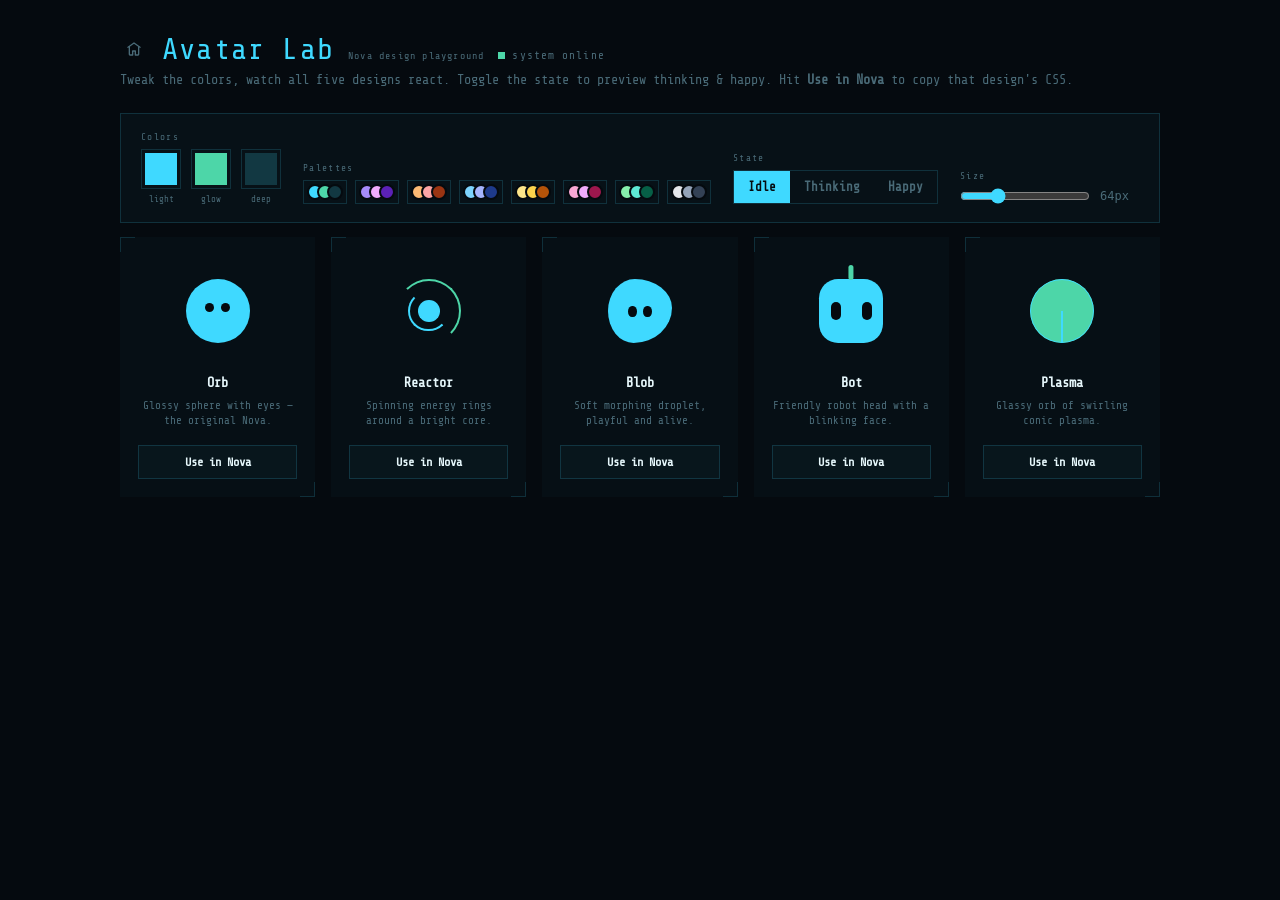
<file: avatar-lab.html>
<!DOCTYPE html>
<html lang="en">
<head>
<meta charset="UTF-8" />
<meta name="viewport" content="width=device-width, initial-scale=1.0" />
<title>Avatar Lab · Nova</title>
<link rel="stylesheet" href="hud-theme.css">
<!-- ============================================================
 * AVATAR LAB — local playground for the Nova avatar.
 * Pick colors, try 5 designs, preview idle / thinking / happy,
 * then "Use in Nova" copies the exact CSS for that design.
 * Pure HTML/CSS/JS, no build step. Serve locally and open.
 * ============================================================ -->
<style>
* { box-sizing: border-box; margin: 0; padding: 0; }
:root {
  --c1: #3fd9ff;   /* primary / light */
  --c2: #4dd6a8;   /* secondary / glow */
  --c3: #123842;   /* deep / shadow   */
  --bg: #050a0f; --fg: #e6f7fb; --muted: #4a6b78; --line: rgba(63,217,255,.16);
}
html, body { background: var(--bg); }
body { font-family: var(--hud-font); color: var(--fg); min-height: 100vh; }

.shell { max-width: 1080px; margin: 0 auto; padding: 32px 20px 80px; }
header { display: flex; align-items: baseline; gap: 14px; margin-bottom: 6px; flex-wrap: wrap; }
.back-link { display: inline-flex; align-items: center; justify-content: center; align-self: center; width: 28px; height: 28px; flex-shrink: 0; color: var(--muted); text-decoration: none; transition: color 0.15s; }
.back-link:hover { color: var(--c1); }
.back-link svg { width: 16px; height: 16px; display: block; }
header h1 { font-family: var(--hud-font); font-style: normal; font-weight: 500; font-size: 30px; letter-spacing: 0.04em; color: var(--c1); }
header .role { font-family: var(--hud-font); font-size: 10px; letter-spacing: .12em; color: var(--muted); }
.sub { color: var(--muted); font-size: 13.5px; margin-bottom: 26px; }

/* ---------- control bar ---------- */
.controls { display: flex; flex-wrap: wrap; gap: 22px; align-items: flex-end;
  background: rgba(63,217,255,.03); border: 1px solid var(--line); border-radius: 0; padding: 18px 20px; margin-bottom: 14px; }
.ctl { display: flex; flex-direction: column; gap: 7px; }
.ctl > label { font-family: var(--hud-font); font-size: 9.5px; letter-spacing: .14em; color: var(--muted); }
.swatches { display: flex; gap: 10px; }
.swatch { display: flex; flex-direction: column; align-items: center; gap: 5px; }
.swatch input[type=color] { width: 40px; height: 40px; padding: 0; border: 1px solid var(--line); border-radius: 0; background: none; cursor: pointer; }
.swatch input[type=color]::-webkit-color-swatch-wrapper { padding: 3px; }
.swatch input[type=color]::-webkit-color-swatch { border: none; border-radius: 0; }
.swatch span { font-size: 9px; color: var(--muted); font-family: var(--hud-font); }

.seg { display: inline-flex; border: 1px solid var(--line); border-radius: 0; overflow: hidden; }
.seg button { border: 0; background: transparent; color: var(--muted); padding: 9px 14px; cursor: pointer; font-size: 12.5px; font-weight: 600; font-family: var(--hud-font); }
.seg button.on { background: var(--c1); color: var(--bg); }

.presets { display: flex; flex-wrap: wrap; gap: 8px; }
.preset { border: 1px solid var(--line); border-radius: 0; padding: 6px; cursor: pointer; background: none; display: flex; gap: 0; align-items: center; }
.preset i { width: 16px; height: 16px; border-radius: 50%; display: block; margin: -3px; border: 2px solid var(--bg); }
.preset:hover { border-color: var(--c1); }

.sizebar { display: flex; align-items: center; gap: 10px; }
.sizebar input[type=range] { accent-color: var(--c1); width: 130px; }

/* ---------- gallery ---------- */
.grid { display: grid; grid-template-columns: repeat(auto-fill, minmax(190px, 1fr)); gap: 16px; }
.card { position: relative; background: rgba(63,217,255,.025); border: none; border-radius: 0;
  padding: 26px 18px 18px; display: flex; flex-direction: column; align-items: center; gap: 16px; min-height: 230px; transition: background .2s, transform .2s; }
.card::before, .card::after { content: ''; position: absolute; width: 14px; height: 14px; pointer-events: none; transition: border-color .2s; }
.card::before { top: 0; left: 0; border-top: 1px solid var(--line); border-left: 1px solid var(--line); }
.card::after { bottom: 0; right: 0; border-bottom: 1px solid var(--line); border-right: 1px solid var(--line); }
.card:hover { background: rgba(63,217,255,.05); transform: translateY(-2px); }
.card:hover::before { border-color: var(--c1); }
.card:hover::after { border-color: var(--c1); }
.stage { height: 96px; display: flex; align-items: center; justify-content: center; }
.card .name { font-size: 13.5px; font-weight: 600; }
.card .desc { font-size: 11px; color: var(--muted); text-align: center; line-height: 1.4; margin-top: -8px; }
.use { margin-top: auto; border: 1px solid var(--line); background: rgba(63,217,255,.03); color: var(--fg);
  font-size: 12px; font-weight: 600; padding: 9px 0; width: 100%; border-radius: 0; cursor: pointer; transition: .15s; font-family: var(--hud-font); }
.use:hover { background: var(--c1); color: var(--bg); border-color: var(--c1); }
.use.copied { background: var(--c1); color: var(--bg); border-color: var(--c1); }

/* ============================================================
   AVATAR DESIGNS — all driven by --c1 / --c2 / --c3.
   Container <div class="av av--N" data-state="idle|think|happy">
   sized by --s (px). States toggled by data-state on the body.
   ============================================================ */
.av { --s: 64px; width: var(--s); height: var(--s); position: relative; flex-shrink: 0; }

/* 1 · ORB — the original Nova orb (flat fill, no glow) */
.av--orb { border-radius: 50%;
  background: var(--c1);
  animation: floatY 4s ease-in-out infinite; }
.av--orb::before, .av--orb::after { content:''; position:absolute; top:38%; width:14%; height:14%; border-radius:50%;
  background:var(--bg); transition:height .15s; }
.av--orb::before { left:30%; } .av--orb::after { right:30%; }
[data-state=think] .av--orb { animation: floatY 1.1s ease-in-out infinite, glowPulse 1.1s ease-in-out infinite; }
[data-state=happy] .av--orb::before, [data-state=happy] .av--orb::after { height:6%; border-radius:0 0 9px 9px; }

/* 2 · REACTOR — spinning ring segments (border trick, no conic-gradient) round a core */
.av--reactor { display:grid; place-items:center; animation: floatY 4.5s ease-in-out infinite; }
.av--reactor::before { content:''; position:absolute; inset:0; border-radius:50%;
  border: 2px solid transparent; border-top-color: var(--c2); border-right-color: var(--c2);
  animation: spin 6s linear infinite; }
.av--reactor::after { content:''; position:absolute; inset:18%; border-radius:50%;
  border: 2px solid transparent; border-bottom-color: var(--c1); border-left-color: var(--c1);
  animation: spin 3.4s linear infinite reverse; }
.av--reactor i { width:34%; height:34%; border-radius:50%; z-index:1;
  background: var(--c1); }
[data-state=think] .av--reactor::before { animation-duration: 1.6s; }
[data-state=think] .av--reactor::after { animation-duration: 1s; }
[data-state=happy] .av--reactor i { animation: pop .5s ease; }

/* 3 · BLOB — morphing droplet with eyes (flat fill, no glow) */
.av--blob { background: var(--c1);
  border-radius: 42% 58% 60% 40% / 50% 45% 55% 50%;
  animation: morph 6s ease-in-out infinite, floatY 5s ease-in-out infinite; }
.av--blob::before, .av--blob::after { content:''; position:absolute; top:42%; width:13%; height:18%; border-radius:50%;
  background:var(--bg); transition:height .15s; }
.av--blob::before { left:32%; } .av--blob::after { right:32%; }
[data-state=think] .av--blob { animation: morph 1.8s ease-in-out infinite, floatY 1.4s ease-in-out infinite; }
[data-state=happy] .av--blob::before, [data-state=happy] .av--blob::after { height:7%; top:46%; border-radius:0 0 8px 8px; }

/* 4 · BOT — friendly robot head (flat fill, no glow) */
.av--bot { border-radius: 30%;
  background: var(--c1); animation: floatY 4s ease-in-out infinite; }
.av--bot::before { content:''; position:absolute; left:50%; top:-22%; transform:translateX(-50%);
  width:8%; height:24%; background:var(--c2); border-radius:99px; }
.av--bot .face { position:absolute; inset:24% 18%; display:flex; align-items:center; justify-content:space-between; }
.av--bot .face b { width:24%; height:55%; border-radius:99px; background:var(--bg); transition:.15s; animation: blink 4.2s infinite; }
[data-state=think] .av--bot .face b { animation: blink 1.1s infinite; }
[data-state=happy] .av--bot .face b { height:24%; border-radius:0 0 99px 99px; }

/* 5 · PLASMA — rotating radar sweep on a flat disc (no conic-gradient/blur) */
.av--plasma { border-radius:50%; overflow:hidden; isolation:isolate;
  background: var(--c2);
  animation: floatY 4.5s ease-in-out infinite; }
.av--plasma::before { content:''; position:absolute; inset:0; border-radius:50%;
  border: 1px solid var(--c1); }
.av--plasma::after { content:''; position:absolute; left:50%; top:50%; width:2px; height:48%;
  background: var(--c1); transform-origin: top; transform: translateX(-50%) rotate(0deg);
  animation: spin 7s linear infinite; }
[data-state=think] .av--plasma::after { animation-duration: 1.8s; }
[data-state=happy] .av--plasma { animation: floatY 4.5s ease-in-out infinite, pop .5s ease; }

/* ---------- shared keyframes ---------- */
@keyframes floatY { 0%,100%{ transform: translateY(0) } 50%{ transform: translateY(-7px) } }
@keyframes glowPulse { 0%,100%{ opacity: 1 } 50%{ opacity: .6 } }
@keyframes spin { to { transform: rotate(360deg) } }
@keyframes morph {
  0%,100%{ border-radius: 42% 58% 60% 40% / 50% 45% 55% 50% }
  33%{ border-radius: 60% 40% 45% 55% / 55% 55% 45% 45% }
  66%{ border-radius: 45% 55% 55% 45% / 42% 58% 42% 58% } }
@keyframes blink { 0%,92%,100%{ transform: scaleY(1) } 96%{ transform: scaleY(.1) } }
@keyframes pop { 0%{ transform: scale(1) } 40%{ transform: scale(1.18) } 100%{ transform: scale(1) } }

.toast { position: fixed; left: 50%; bottom: 26px; transform: translateX(-50%) translateY(20px);
  background: var(--c1); color: var(--bg); font-weight: 700; font-size: 13px; padding: 11px 20px; border-radius: 0;
  opacity: 0; pointer-events: none; transition: .25s; }
.toast.show { opacity: 1; transform: translateX(-50%) translateY(0); }

@media (max-width: 560px){ .controls { gap: 16px; } }
</style>
</head>
<body class="hud-grid" data-state="idle">
  <div class="shell">
    <header>
      <a href="index.html" class="back-link" aria-label="Back to main dashboard">
        <svg viewBox="0 0 24 24" fill="none" stroke="currentColor" stroke-width="2" stroke-linecap="round" stroke-linejoin="round"><path d="M3 9.5 12 3l9 6.5"/><path d="M5 8.5V20a1 1 0 0 0 1 1h4v-6h4v6h4a1 1 0 0 0 1-1V8.5"/></svg>
      </a>
      <h1>Avatar Lab</h1><span class="role">Nova design playground</span>
      <span class="hud-status"><span class="hud-status-dot"></span><span>system online</span></span>
    </header>
    <p class="sub">Tweak the colors, watch all five designs react. Toggle the state to preview thinking & happy. Hit <b>Use in Nova</b> to copy that design's CSS.</p>

    <div class="controls">
      <div class="ctl">
        <label>Colors</label>
        <div class="swatches">
          <div class="swatch"><input id="c1" type="color" value="#3fd9ff"><span>light</span></div>
          <div class="swatch"><input id="c2" type="color" value="#4dd6a8"><span>glow</span></div>
          <div class="swatch"><input id="c3" type="color" value="#123842"><span>deep</span></div>
        </div>
      </div>

      <div class="ctl">
        <label>Palettes</label>
        <div class="presets" id="presets"></div>
      </div>

      <div class="ctl">
        <label>State</label>
        <div class="seg" id="stateSeg">
          <button data-state="idle" class="on">Idle</button>
          <button data-state="think">Thinking</button>
          <button data-state="happy">Happy</button>
        </div>
      </div>

      <div class="ctl">
        <label>Size</label>
        <div class="sizebar"><input id="size" type="range" min="44" max="120" value="64"><span id="sizeVal" style="font-size:12px;color:var(--muted);font-family:ui-monospace,monospace">64px</span></div>
      </div>
    </div>

    <div class="grid" id="grid"></div>
  </div>

  <div class="toast" id="toast">Copied!</div>

<script>
(function(){
  const root = document.documentElement;
  const body = document.body;

  const DESIGNS = [
    { id:'orb',     name:'Orb',     desc:'Glossy sphere with eyes — the original Nova.', html:'' },
    { id:'reactor', name:'Reactor', desc:'Spinning energy rings around a bright core.',   html:'<i></i>' },
    { id:'blob',    name:'Blob',    desc:'Soft morphing droplet, playful and alive.',     html:'' },
    { id:'bot',     name:'Bot',     desc:'Friendly robot head with a blinking face.',     html:'<div class="face"><b></b><b></b></div>' },
    { id:'plasma',  name:'Plasma',  desc:'Glassy orb of swirling conic plasma.',          html:'' },
  ];

  const PALETTES = [
    { c1:'#3fd9ff', c2:'#4dd6a8', c3:'#123842' }, // hud cyan (default)
    { c1:'#A78BFA', c2:'#F0ABFC', c3:'#5B21B6' }, // violet
    { c1:'#FDBA74', c2:'#FCA5A5', c3:'#9A3412' }, // sunset
    { c1:'#7DD3FC', c2:'#A5B4FC', c3:'#1E3A8A' }, // ocean
    { c1:'#FDE68A', c2:'#FCD34D', c3:'#B45309' }, // gold
    { c1:'#F9A8D4', c2:'#F0ABFC', c3:'#9D174D' }, // bubblegum
    { c1:'#86EFAC', c2:'#5EEAD4', c3:'#065F46' }, // emerald
    { c1:'#E5E7EB', c2:'#94A3B8', c3:'#334155' }, // graphite
  ];

  // build gallery
  const grid = document.getElementById('grid');
  DESIGNS.forEach(d => {
    const card = document.createElement('div');
    card.className = 'card';
    card.innerHTML =
      '<div class="stage"><div class="av av--'+d.id+'">'+d.html+'</div></div>' +
      '<div class="name">'+d.name+'</div>' +
      '<div class="desc">'+d.desc+'</div>' +
      '<button class="use" data-id="'+d.id+'">Use in Nova</button>';
    grid.appendChild(card);
  });

  // build palette chips
  const presets = document.getElementById('presets');
  PALETTES.forEach(p => {
    const b = document.createElement('button');
    b.className = 'preset'; b.title = 'Apply palette';
    b.innerHTML = '<i style="background:'+p.c1+'"></i><i style="background:'+p.c2+'"></i><i style="background:'+p.c3+'"></i>';
    b.addEventListener('click', () => applyPalette(p));
    presets.appendChild(b);
  });

  // colors
  const c1 = document.getElementById('c1'), c2 = document.getElementById('c2'), c3 = document.getElementById('c3');
  function syncColors(){ root.style.setProperty('--c1', c1.value); root.style.setProperty('--c2', c2.value); root.style.setProperty('--c3', c3.value); }
  [c1,c2,c3].forEach(el => el.addEventListener('input', syncColors));
  function applyPalette(p){ c1.value=p.c1; c2.value=p.c2; c3.value=p.c3; syncColors(); }
  syncColors();

  // size
  const size = document.getElementById('size'), sizeVal = document.getElementById('sizeVal');
  function syncSize(){ document.querySelectorAll('.av').forEach(a => a.style.setProperty('--s', size.value+'px')); sizeVal.textContent = size.value+'px'; }
  size.addEventListener('input', syncSize); syncSize();

  // state
  document.getElementById('stateSeg').addEventListener('click', e => {
    const btn = e.target.closest('button'); if (!btn) return;
    body.dataset.state = btn.dataset.state;
    document.querySelectorAll('#stateSeg button').forEach(b => b.classList.toggle('on', b === btn));
  });

  // ---- "Use in Nova": copy the chosen design's CSS, ready to paste ----
  const toast = document.getElementById('toast');
  function showToast(msg){ toast.textContent = msg; toast.classList.add('show'); setTimeout(()=>toast.classList.remove('show'), 1600); }

  function cssFor(id){
    const vars = `:root{\n  --c1: ${c1.value};\n  --c2: ${c2.value};\n  --c3: ${c3.value};\n}`;
    const sheet = document.styleSheets[0];
    const want = ['.av ', '.av--'+id, '@keyframes floatY','@keyframes glowPulse','@keyframes spin','@keyframes morph','@keyframes blink','@keyframes pop'];
    const rules = [];
    for (const r of sheet.cssRules){
      const t = r.cssText;
      if (t.startsWith('.av{') || t.startsWith('.av ')) { rules.push(t); continue; }
      if (t.includes('.av--'+id)) { rules.push(t); continue; }
      if (t.startsWith('@keyframes')) { rules.push(t); continue; }
    }
    return `/* Nova avatar · "${id}" design — paste into your stylesheet */\n${vars}\n\n` + rules.join('\n') +
      `\n\n<!-- markup -->\n<div class="av av--${id}" data-state="idle">${DESIGNS.find(d=>d.id===id).html}</div>`;
  }

  grid.addEventListener('click', async e => {
    const btn = e.target.closest('.use'); if (!btn) return;
    const css = cssFor(btn.dataset.id);
    try { await navigator.clipboard.writeText(css); } catch(_){
      const ta = document.createElement('textarea'); ta.value = css; document.body.appendChild(ta); ta.select(); document.execCommand('copy'); ta.remove();
    }
    btn.classList.add('copied'); btn.textContent = '✓ Copied CSS';
    setTimeout(()=>{ btn.classList.remove('copied'); btn.textContent = 'Use in Nova'; }, 1500);
    showToast(btn.dataset.id + ' CSS copied');
  });
})();
</script>
</body>
</html>
</file>
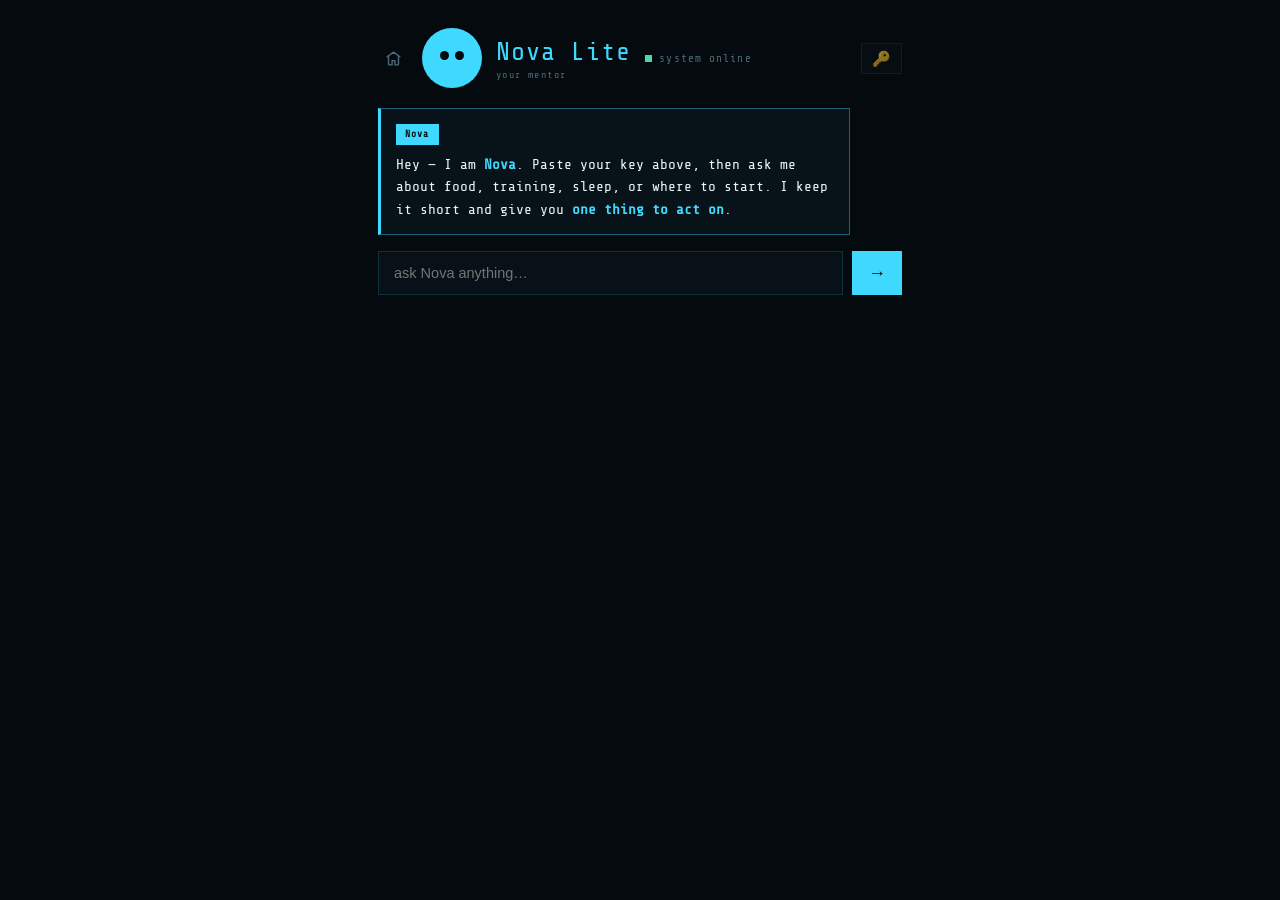
<file: nova-lite.html>
<!DOCTYPE html>
<html lang="en">
<head>
<meta charset="UTF-8" />
<meta name="viewport" content="width=device-width, initial-scale=1.0" />
<title>Nova Lite · AI Mentor</title>
<link rel="stylesheet" href="hud-theme.css">
<!-- ============================================================
 * NOVA LITE — a simple, drop-in AI mentor for ANY dashboard.
 * Single self-contained file. No backend, no build step.
 *
 * HOW IT WORKS (bring-your-own-key):
 *   • The viewer pastes their OWN Anthropic API key (stored only in
 *     their browser's localStorage — never sent anywhere but Anthropic).
 *   • Nova reads whatever the dashboard saved in localStorage for context.
 *   • Calls the Claude API directly from the browser using the
 *     `anthropic-dangerous-direct-browser-access` header.
 *
 * This is the lightweight version: a flat CSS orb (no 3D), basic chat.
 * The premium build (3D avatar, Spark voice scheduler, secure server
 * proxy, palettes) is the paid Patreon episode.
 * ============================================================ -->
<style>
* { box-sizing: border-box; margin: 0; padding: 0; }
:root { --accent: #3fd9ff; --accent-2: #4dd6a8; --bg: #050a0f; --fg: #e6f7fb; --muted: #4a6b78; --line: rgba(63,217,255,.16); }
html, body { background: var(--bg); }
body { font-family: var(--hud-font); color: var(--fg); min-height: 100vh; }

.wrap { max-width: 560px; margin: 0 auto; padding: 28px 18px 60px; }
.top { display: flex; align-items: center; gap: 14px; margin-bottom: 20px; }
.back-link { display: inline-flex; align-items: center; justify-content: center; width: 30px; height: 30px; flex-shrink: 0; color: var(--muted); text-decoration: none; transition: color 0.15s; }
.back-link:hover { color: var(--accent); }
.back-link svg { width: 17px; height: 17px; display: block; }
.key-toggle { margin-left: auto; border: 1px solid var(--line); background: rgba(63,217,255,.03); border-radius: 0; padding: 7px 10px; cursor: pointer; font-size: 15px; line-height: 1; opacity: .55; transition: opacity .15s; }
.key-toggle:hover { opacity: 1; }
.key-toggle.has-key { opacity: 1; border-color: var(--accent); }
.keypanel { display: none; }
.keypanel.open { display: block; }

/* ---- flat CSS orb avatar (lightweight, no Three.js) ---- */
.orb { width: 60px; height: 60px; border-radius: 50%; position: relative; flex-shrink: 0;
  background: var(--accent);
  animation: orbFloat 4s ease-in-out infinite; }
.orb::before, .orb::after { content: ''; position: absolute; top: 38%; width: 9px; height: 9px; border-radius: 50%;
  background: var(--bg); transition: height .15s; }
.orb::before { left: 30%; } .orb::after { right: 30%; }
.orb.think { animation: orbFloat 1.1s ease-in-out infinite, orbPulse 1.1s ease-in-out infinite; }
.orb.happy::before, .orb.happy::after { height: 4px; border-radius: 0 0 9px 9px; }
@keyframes orbFloat { 0%,100% { transform: translateY(0) } 50% { transform: translateY(-6px) } }
@keyframes orbPulse { 0%,100% { opacity: 1 } 50% { opacity: .55 } }

.title h1 { font-family: var(--hud-font); font-style: normal; font-size: 26px; font-weight: 500; letter-spacing: 0.04em; color: var(--accent); }
.title .role { font-family: var(--hud-font); font-size: 10px; letter-spacing: .14em; color: var(--muted); margin-top: 3px; }

/* ---- key setup ---- */
.keybar { display: flex; gap: 8px; margin-bottom: 16px; }
.keybar input { flex: 1; background: rgba(63,217,255,.03); border: 1px solid var(--line); color: var(--fg); border-radius: 0; padding: 11px 13px; font-size: 13px; outline: none; }
.keybar input:focus { border-color: var(--accent); }
.keybar button { border: 0; border-radius: 0; padding: 0 16px; cursor: pointer; color: var(--bg); background: var(--accent); font-weight: 600; font-size: 13px; }
.hint { font-size: 12px; color: var(--muted); line-height: 1.5; margin-bottom: 18px; }
.hint a { color: var(--accent-2); }
.hint.saved { color: var(--accent); }

/* ---- chat ---- */
.feed { display: flex; flex-direction: column; gap: 12px; margin-bottom: 16px; }
.msg { max-width: 90%; }
.msg.user { align-self: flex-end; }
.msg.coach { align-self: flex-start; width: 100%; }
.bubble { border-radius: 0; padding: 13px 15px; font-size: 14.5px; line-height: 1.55; }
.msg.user .bubble { background: rgba(63,217,255,.05); border: 1px solid var(--line); }
.msg.coach .bubble { background: rgba(63,217,255,.04); border: 1px solid color-mix(in srgb, var(--accent) 40%, transparent); border-left: 3px solid var(--accent); }
.tag { display: inline-block; margin-bottom: 9px; font-family: var(--hud-font); font-size: 9.5px; font-weight: 700; letter-spacing: .12em; color: var(--bg); background: var(--accent); padding: 3px 9px; border-radius: 0; }
.bubble b, .pill { color: var(--accent); font-weight: 700; }
.pill { background: color-mix(in srgb, var(--accent) 18%, transparent); padding: 1px 7px; border-radius: 0; font-weight: 600; }
.reply-list { margin: 6px 0 0; padding-left: 18px; display: grid; gap: 6px; }
.reply-list li { line-height: 1.45; }
.dots { display: inline-flex; gap: 5px; } .dots i { width: 6px; height: 6px; border-radius: 50%; background: var(--accent); opacity: .4; animation: d 1.2s ease-in-out infinite; }
.dots i:nth-child(2){animation-delay:.2s} .dots i:nth-child(3){animation-delay:.4s}
@keyframes d { 0%,100%{opacity:.35;transform:scale(1)} 50%{opacity:1;transform:scale(1.4)} }

.composer { display: flex; gap: 9px; }
.composer input { flex: 1; background: rgba(63,217,255,.03); border: 1px solid var(--line); color: var(--fg); border-radius: 0; padding: 13px 15px; font-size: 14.5px; outline: none; }
.composer input:focus { border-color: var(--accent); }
.composer button { width: 50px; border: 0; border-radius: 0; cursor: pointer; color: var(--bg); background: var(--accent); font-size: 18px; }
.composer button:active { transform: scale(.94); }
</style>
</head>
<body class="hud-grid">
  <div class="wrap">
    <div class="top">
      <a href="index.html" class="back-link" aria-label="Back to main dashboard">
        <svg viewBox="0 0 24 24" fill="none" stroke="currentColor" stroke-width="2" stroke-linecap="round" stroke-linejoin="round"><path d="M3 9.5 12 3l9 6.5"/><path d="M5 8.5V20a1 1 0 0 0 1 1h4v-6h4v6h4a1 1 0 0 0 1-1V8.5"/></svg>
      </a>
      <div class="orb" id="orb"></div>
      <div class="title"><h1>Nova Lite</h1><div class="role">your mentor</div></div>
      <span class="hud-status"><span class="hud-status-dot"></span><span>system online</span></span>
      <button id="keyToggle" class="key-toggle" aria-label="API key settings" title="API key">🔑</button>
    </div>

    <div class="keypanel" id="keypanel">
      <div class="keybar">
        <input id="keyInput" type="password" placeholder="paste your Anthropic API key (sk-ant-…)" autocomplete="off" />
        <button id="keySave">Save</button>
      </div>
      <div class="hint" id="hint">
        Your key is stored only in <b>this browser</b> and sent straight to Anthropic — never to us.
        Get one at <a href="https://console.anthropic.com/settings/keys" target="_blank" rel="noopener">console.anthropic.com</a>.
      </div>
    </div>

    <div class="feed" id="feed"></div>

    <div class="composer">
      <input id="chatInput" placeholder="ask Nova anything…" autocomplete="off" />
      <button id="send" aria-label="Send">→</button>
    </div>
  </div>

<script>
(function(){
  const KEY_LS = 'nova_lite_api_key';
  const feed = document.getElementById('feed');
  const input = document.getElementById('chatInput');
  const orb = document.getElementById('orb');
  const keyInput = document.getElementById('keyInput');
  const hint = document.getElementById('hint');
  const keypanel = document.getElementById('keypanel');
  const keyToggle = document.getElementById('keyToggle');
  keyToggle.addEventListener('click', () => keypanel.classList.toggle('open'));

  function esc(s){ return String(s).replace(/[&<>"]/g, c => ({'&':'&amp;','<':'&lt;','>':'&gt;','"':'&quot;'}[c])); }
  function setOrb(s){ orb.className = 'orb' + (s ? ' ' + s : ''); }

  // ---- key handling ----
  function savedKey(){ try { return localStorage.getItem(KEY_LS) || ''; } catch(e){ return ''; } }
  if (savedKey()) { hint.classList.add('saved'); hint.innerHTML = '✓ Key saved in this browser. Ask away.'; keyInput.placeholder = '•••• key saved ••••'; keyToggle.classList.add('has-key'); }
  document.getElementById('keySave').addEventListener('click', () => {
    const k = keyInput.value.trim();
    if (!k) return;
    try { localStorage.setItem(KEY_LS, k); } catch(e){}
    keyInput.value = ''; keyInput.placeholder = '•••• key saved ••••';
    hint.classList.add('saved'); hint.innerHTML = '✓ Key saved in this browser. Ask away.';
    keyToggle.classList.add('has-key');
    keypanel.classList.remove('open'); // tuck it away so it's not on screen
  });

  // ---- read whatever the dashboard stored (for context) ----
  function dashboardData(){
    const out = {};
    for (let i = 0; i < localStorage.length; i++){
      const k = localStorage.key(i);
      if (k === KEY_LS) continue; // never send the key as data
      try { out[k] = JSON.parse(localStorage.getItem(k)); } catch(e){ out[k] = localStorage.getItem(k); }
    }
    return out;
  }

  // ---- render: bullets + **pills** ----
  function inlineMarks(s){ return esc(s).replace(/\*\*(.+?)\*\*/g, '<span class="pill">$1</span>'); }
  function render(text){
    const lines = String(text).split(/\r?\n/).map(l => l.trim()).filter(Boolean);
    const items = [], loose = [];
    for (const l of lines){
      if (/^[-•*]\s+/.test(l)) items.push('<li>' + inlineMarks(l.replace(/^[-•*]\s+/, '')) + '</li>');
      else loose.push(inlineMarks(l));
    }
    let html = loose.join('<br>');
    if (items.length) html += (html ? '<br>' : '') + '<ul class="reply-list">' + items.join('') + '</ul>';
    return html;
  }
  function addUser(t){ const e = document.createElement('div'); e.className = 'msg user'; e.innerHTML = '<div class="bubble">' + esc(t) + '</div>'; feed.appendChild(e); scroll(); }
  function addCoach(html){ const e = document.createElement('div'); e.className = 'msg coach'; e.innerHTML = '<div class="bubble"><span class="tag">Nova</span><div>' + html + '</div></div>'; feed.appendChild(e); scroll(); return e; }
  function scroll(){ window.scrollTo(0, document.body.scrollHeight); }

  const SYS =
    "You are Nova, a personal mentor living inside the user's life-tracking dashboard. " +
    "You can see their saved data (food, water, gym, finance, sleep, goals, etc.). " +
    "Give honest, specific, encouraging guidance. " +
    "Answer in short bullet points starting with '- ', few words each, plain language. " +
    "Wrap key words and numbers in **double asterisks**. " +
    "End with one '- Do today:' bullet giving the single action. " +
    "Dashboard data as JSON:\n";

  let busy = false;
  async function ask(text){
    text = (text||'').trim(); if (!text || busy) return;
    const key = savedKey();
    if (!key){ addCoach('- Paste your **Anthropic API key** above first, then ask me again.'); return; }
    busy = true; addUser(text); input.value = '';
    setOrb('think');
    const loading = addCoach('<span class="dots"><i></i><i></i><i></i></span>');
    try {
      const res = await fetch('https://api.anthropic.com/v1/messages', {
        method: 'POST',
        headers: {
          'content-type': 'application/json',
          'x-api-key': key,
          'anthropic-version': '2023-06-01',
          'anthropic-dangerous-direct-browser-access': 'true',
        },
        body: JSON.stringify({
          model: 'claude-opus-4-8',
          max_tokens: 1024,
          system: SYS + JSON.stringify(dashboardData()),
          messages: [{ role: 'user', content: text }],
        }),
      });
      const json = await res.json();
      if (json.error){ loading.querySelector('div:last-child').innerHTML = render('- ' + (json.error.message || 'Something went wrong — check your API key.')); setOrb(''); busy = false; return; }
      const reply = (json.content && json.content[0] && json.content[0].text) || 'Hmm, no reply.';
      loading.querySelector('div:last-child').innerHTML = render(reply);
      setOrb('happy'); setTimeout(() => setOrb(''), 2500);
    } catch(e){
      loading.querySelector('div:last-child').innerHTML = render('- Could not reach Anthropic — check your connection and key.');
      setOrb('');
    }
    busy = false;
  }

  document.getElementById('send').addEventListener('click', () => ask(input.value));
  input.addEventListener('keydown', e => { if (e.key === 'Enter') ask(input.value); });

  addCoach('Hey — I am <b>Nova</b>. Paste your key above, then ask me about food, training, sleep, or where to start. I keep it short and give you <b>one thing to act on</b>.');
})();
</script>
</body>
</html>
</file>
<file: hud-theme.css>
/* =============================================================
   HUD theme — shared sci-fi/HUD visual layer for the dashboard.
   Link this after any page-specific <style> reset, then remap
   that page's own CSS custom properties (--bg, --text-1, --good,
   --warn, --bad, --info, --border, --font, etc.) to the tokens
   below so existing component rules pick up the new look without
   being rewritten one-by-one.
   ============================================================= */

@import url('https://fonts.googleapis.com/css2?family=Share+Tech+Mono&family=JetBrains+Mono:wght@400;500;700&display=swap');

:root {
  --hud-bg:      #050a0f;
  --hud-cyan:    #3fd9ff;   /* primary accent — sleep/health */
  --hud-amber:   #f0a83c;   /* secondary accent — warnings/HR */
  --hud-teal:    #4dd6a8;   /* tertiary accent — finance/positive */
  --hud-red:     #e0605c;   /* negative values */
  --hud-muted:   #4a6b78;   /* muted text/labels */
  --hud-text:    #e6f7fb;   /* main readable text */
  --hud-font:    'Share Tech Mono', 'JetBrains Mono', ui-monospace, monospace;
}

/* ----- base page ----- */
html, body {
  background: var(--hud-bg) !important;
  color: var(--hud-text);
  font-family: var(--hud-font);
}

/* Faint holographic grid — drawn with tiled SVG line art, not a
   CSS gradient fill, per the "no gradients" rule. */
body.hud-grid {
  position: relative;
}
body.hud-grid::before {
  content: '';
  position: fixed;
  inset: 0;
  z-index: -1;
  pointer-events: none;
  background-image: url("data:image/svg+xml,%3Csvg xmlns='http://www.w3.org/2000/svg' width='48' height='48' viewBox='0 0 48 48'%3E%3Cpath d='M48 0H0V48' fill='none' stroke='%233fd9ff' stroke-width='1' opacity='0.07'/%3E%3C/svg%3E");
  background-repeat: repeat;
}

/* ----- typography helpers ----- */
.hud-label {
  color: var(--hud-muted);
  letter-spacing: 0.14em;
  font-size: 11px;
  font-family: var(--hud-font);
}

/* ----- panel: angular bracket-corner frame instead of a box border ----- */
.hud-panel {
  position: relative;
  background: rgba(63, 217, 255, 0.03);
  border: none;
  border-radius: 0;
}
.hud-panel::before,
.hud-panel::after {
  content: '';
  position: absolute;
  width: 14px;
  height: 14px;
  pointer-events: none;
}
.hud-panel::before {
  top: 0;
  left: 0;
  border-top: 1px solid var(--hud-cyan);
  border-left: 1px solid var(--hud-cyan);
}
.hud-panel::after {
  bottom: 0;
  right: 0;
  border-bottom: 1px solid var(--hud-cyan);
  border-right: 1px solid var(--hud-cyan);
}
/* Color variants for the corner brackets, matched to the palette's
   semantic accents. Apply alongside .hud-panel. */
.hud-panel--amber::before, .hud-panel--amber::after { border-color: var(--hud-amber); }
.hud-panel--teal::before,  .hud-panel--teal::after  { border-color: var(--hud-teal); }
.hud-panel--red::before,   .hud-panel--red::after   { border-color: var(--hud-red); }
.hud-panel--muted::before, .hud-panel--muted::after { border-color: var(--hud-muted); }

/* ----- pulsing "system online" status dot ----- */
.hud-status {
  display: inline-flex;
  align-items: center;
  gap: 7px;
  font-family: var(--hud-font);
  font-size: 11px;
  letter-spacing: 0.1em;
  color: var(--hud-muted);
}
.hud-status-dot {
  width: 7px;
  height: 7px;
  background: var(--hud-teal);
  flex-shrink: 0;
  animation: hud-pulse 2.2s ease-in-out infinite;
}
@keyframes hud-pulse {
  0%, 100% { opacity: 1; }
  50%      { opacity: 0.25; }
}

/* ----- circular SVG ring gauge for a page's key metric ----- */
.hud-ring-wrap {
  position: relative;
  display: inline-flex;
  align-items: center;
  justify-content: center;
}
.hud-ring { transform: rotate(-90deg); display: block; }
.hud-ring-track { fill: none; stroke: rgba(63, 217, 255, 0.14); }
.hud-ring-fill {
  fill: none;
  stroke: var(--hud-cyan);
  stroke-linecap: butt;
  transition: stroke-dashoffset 0.6s ease;
}
.hud-ring-fill.amber { stroke: var(--hud-amber); }
.hud-ring-fill.teal  { stroke: var(--hud-teal); }
.hud-ring-fill.red   { stroke: var(--hud-red); }
.hud-ring-center {
  position: absolute;
  inset: 0;
  display: flex;
  flex-direction: column;
  align-items: center;
  justify-content: center;
  text-align: center;
  pointer-events: none;
}
.hud-ring-value {
  font-family: var(--hud-font);
  color: var(--hud-text);
  font-variant-numeric: tabular-nums;
  line-height: 1;
}
.hud-ring-caption {
  color: var(--hud-muted);
  letter-spacing: 0.1em;
  margin-top: 4px;
}

/* ----- opt-in glow utilities (used by the desktop "reactor" hub look;
   the flat card/panel components above stay glow-free by default) ----- */
.hud-glow-cyan  { filter: drop-shadow(0 0 4px rgba(63,217,255,0.9)) drop-shadow(0 0 14px rgba(63,217,255,0.45)); }
.hud-glow-amber { filter: drop-shadow(0 0 4px rgba(240,168,60,0.9)) drop-shadow(0 0 14px rgba(240,168,60,0.45)); }
.hud-glow-teal  { filter: drop-shadow(0 0 4px rgba(77,214,168,0.9)) drop-shadow(0 0 14px rgba(77,214,168,0.45)); }
.hud-glow-red   { filter: drop-shadow(0 0 4px rgba(224,96,92,0.9)) drop-shadow(0 0 14px rgba(224,96,92,0.45)); }
.hud-text-glow  { text-shadow: 0 0 10px currentColor; }

@keyframes hud-spin { from { transform: rotate(0deg); } to { transform: rotate(360deg); } }
@keyframes hud-spin-rev { from { transform: rotate(360deg); } to { transform: rotate(0deg); } }

/* ----- slow reveal micro-animation for panels entering view ----- */
@keyframes hud-reveal {
  from { opacity: 0; transform: translateY(4px); }
  to   { opacity: 1; transform: translateY(0); }
}
.hud-reveal { animation: hud-reveal 0.5s ease both; }
</file>
